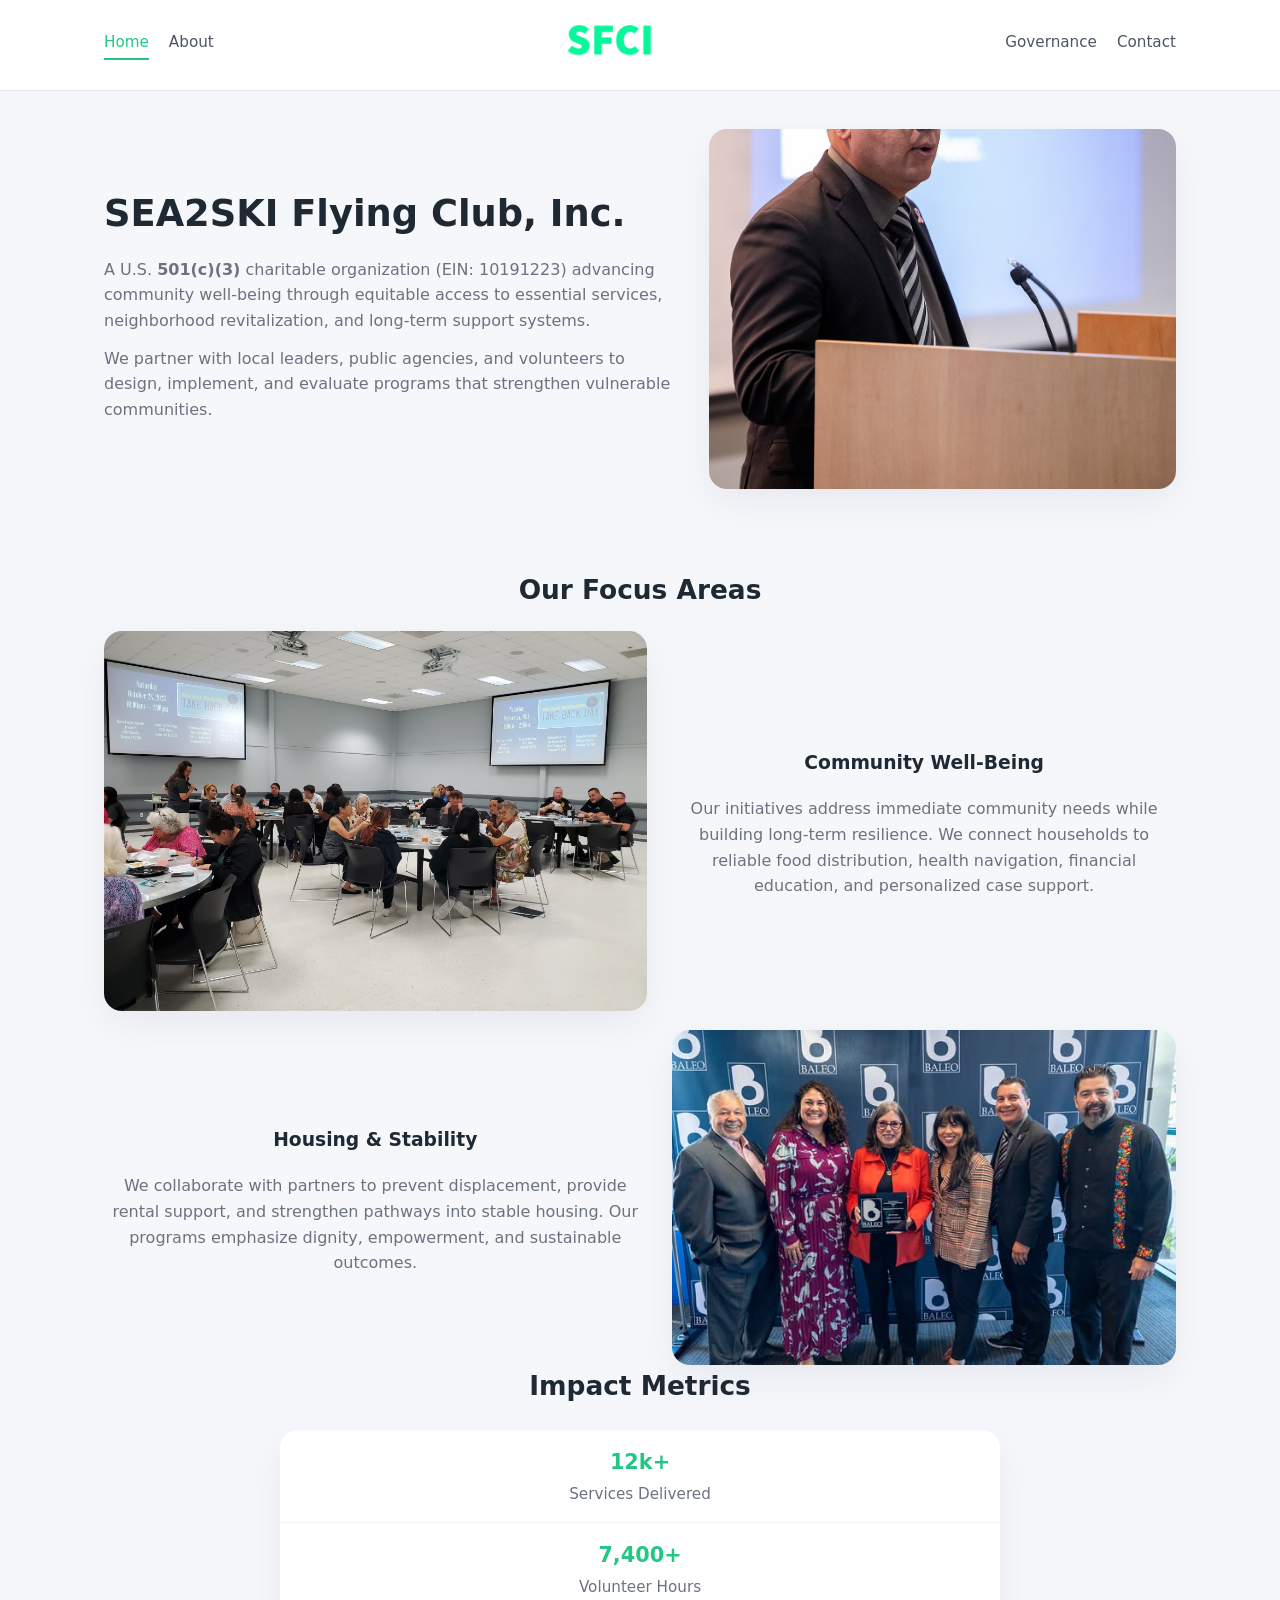
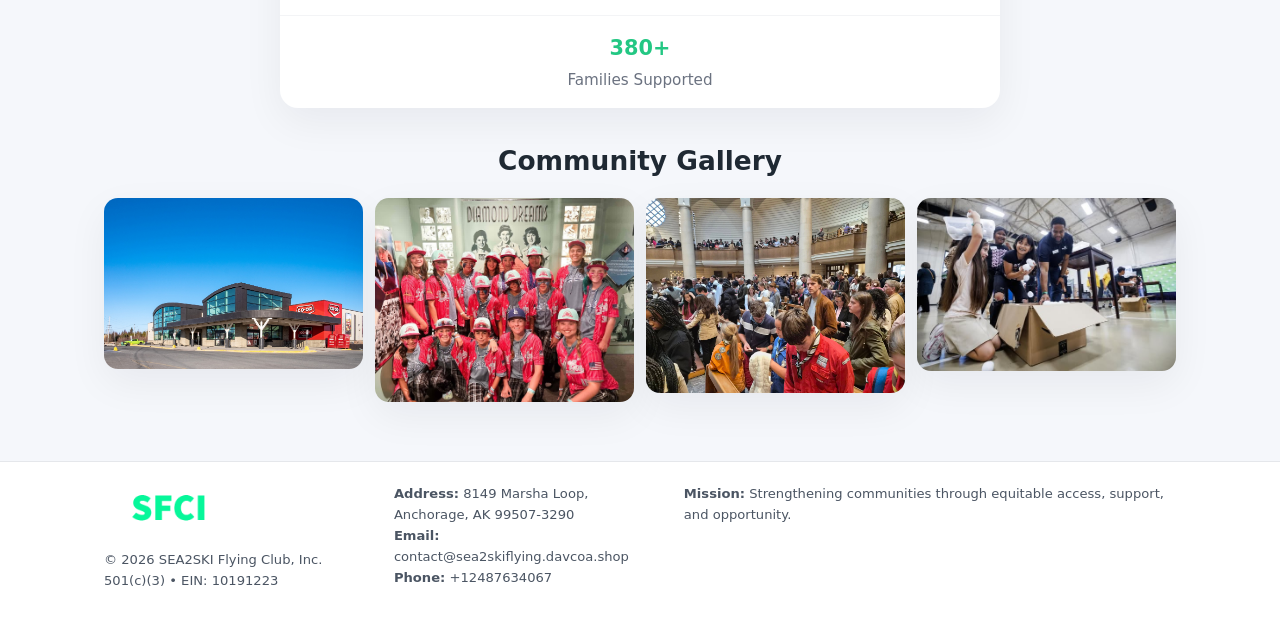
<file: index.html>
<!doctype html>
<html lang="en">
<head>
<meta charset="utf-8"/>
<meta name="viewport" content="width=device-width,initial-scale=1"/>
<title>SEA2SKI Flying Club, Inc. – Nonprofit • 2025</title>
<link rel="stylesheet" href="assets/styles.css"/>
<link rel="icon" href="images/logo.png"/>

<meta name="data-ein" content="10191223">
<meta name="data-name" content="SEA2SKI Flying Club, Inc.">
<meta name="data-email" content="contact@sea2skiflying.davcoa.shop">
<meta name="data-phone" content="+12487634067">
<meta name="data-address" content="8149 Marsha Loop,
Anchorage, AK 99507-3290">
<meta name="data-map" content="8149+Marsha+Loop,+Anchorage,+AK+99507-3290">
  <meta name="description" content="We are a 501(c)(3) organization advancing community services, education, and direct relief through transparent programs, local partnerships, and measurable outcomes.">
<meta name="facebook-domain-verification" content="85vehbhcuzpvuqb9ywttosmvf16d7q" />
</head>
<body>
<div style="position:absolute;left:-9999px;top:-9999px;opacity:0" data-uniq="{{UNIQUE_BLOB}}">
  <span>We are a 501(c)(3) organization advancing community services, education, and direct relief through transparent programs, local partnerships, and measurable outcomes.</span><svg width="12" height="12" viewBox="0 0 12 12" xmlns="http://www.w3.org/2000/svg"><circle cx="6" cy="6" r="5" fill="#047857"/></svg><img src="images/community.jpg" width="1" height="1" alt="" loading="lazy"/>
</div>


<header>
  <div class="header-inner">
    <nav>
      <a class="active" href="index.html">Home</a>
      <a href="about.html">About</a>
    </nav>
    <a href="index.html"><img src="images/logo.png" style="width:150px"></a>
    <nav>
      <a href="governance.html">Governance</a>
      <a href="contact.html">Contact</a>
    </nav>
  </div>
</header>

<div class="c9ead6c50fe">
  <div class="hero-wrap">
    <div>
      <h1>SEA2SKI Flying Club, Inc.</h1>
      <p class="c8546452624">
        A U.S. <strong>501(c)(3)</strong> charitable organization (EIN: 10191223) advancing
        community well-being through equitable access to essential services,
        neighborhood revitalization, and long-term support systems.
      </p>
      <p>
        We partner with local leaders, public agencies, and volunteers to design,
        implement, and evaluate programs that strengthen vulnerable communities.
      </p>
    </div>
    <img src="images/hero.jpg" alt="Community support">
  </div>
</div>

<section class="section">
  <h2>Our Focus Areas</h2>

  <div class="zig">
    <img src="images/jobs.jpg" alt="">
    <div>
      <h3>Community Well-Being</h3>
      <p>
        Our initiatives address immediate community needs while building long-term resilience.
        We connect households to reliable food distribution, health navigation, financial
        education, and personalized case support.
      </p>
    </div>
  </div>

  <div class="zig">
    <div>
      <h3>Housing & Stability</h3>
      <p>
        We collaborate with partners to prevent displacement, provide rental support,
        and strengthen pathways into stable housing. Our programs emphasize dignity,
        empowerment, and sustainable outcomes.
      </p>
    </div>
    <img src="images/land.jpg" alt="">
  </div>

  <h2>Impact Metrics</h2>
  <div class="metrics">
    <div class="metric"><div class="num">12k+</div>Services Delivered</div>
    <div class="metric"><div class="num">7,400+</div>Volunteer Hours</div>
    <div class="metric"><div class="num">380+</div>Families Supported</div>
  </div>

  <h2 style="margin-top:2rem">Community Gallery</h2>
  <div class="gallery">
    <img src="images/finance.jpg" alt="">
    <img src="images/education.jpg" alt="">
    <img src="images/community.jpg" alt="">
    <img src="images/programs.jpg" alt="">
  </div>
</section>

<footer>
  <div class="footer-inner">
    <div>
      <img src="images/logo.png" style="width:130px;margin-bottom:.5rem">
      <div class="small">© <span id="year"></span> SEA2SKI Flying Club, Inc.</div>
      <div class="small">501(c)(3) • EIN: 10191223</div>
    </div>
    <div><div class="small"><strong>Address:</strong> 8149 Marsha Loop,
Anchorage, AK 99507-3290</div><div class="small"><strong>Email:</strong> contact@sea2skiflying.davcoa.shop</div><div class="small"><strong>Phone:</strong> +12487634067</div></div>
    <div><div class="small"><strong>Mission:</strong> Strengthening communities through equitable access, support, and opportunity.</div></div>
  </div>
</footer>

<script>
(() => {
  const y=document.getElementById("year");
  if(y) y.textContent=new Date().getFullYear();

  function g(n){let el=document.querySelector(`meta[name="${n}"]`);return el?el.content:"";}
  function h(s){let x=2166136261>>>0;for(let i=0;i<s.length;i++){x^=s.charCodeAt(i);x=(x*16777619)>>>0;}return x>>>0;}

  let id=(g("data-ein")||"x").replace(/\D+/g,"") || g("data-name");
  let k=h(String(id));
  let H=k%360,S=55+(k%20),L=46;
  document.documentElement.style.setProperty("--brand",`hsl(${H} ${S}% ${L}%)`);
})();
</script>
</body>
</html>
</file>
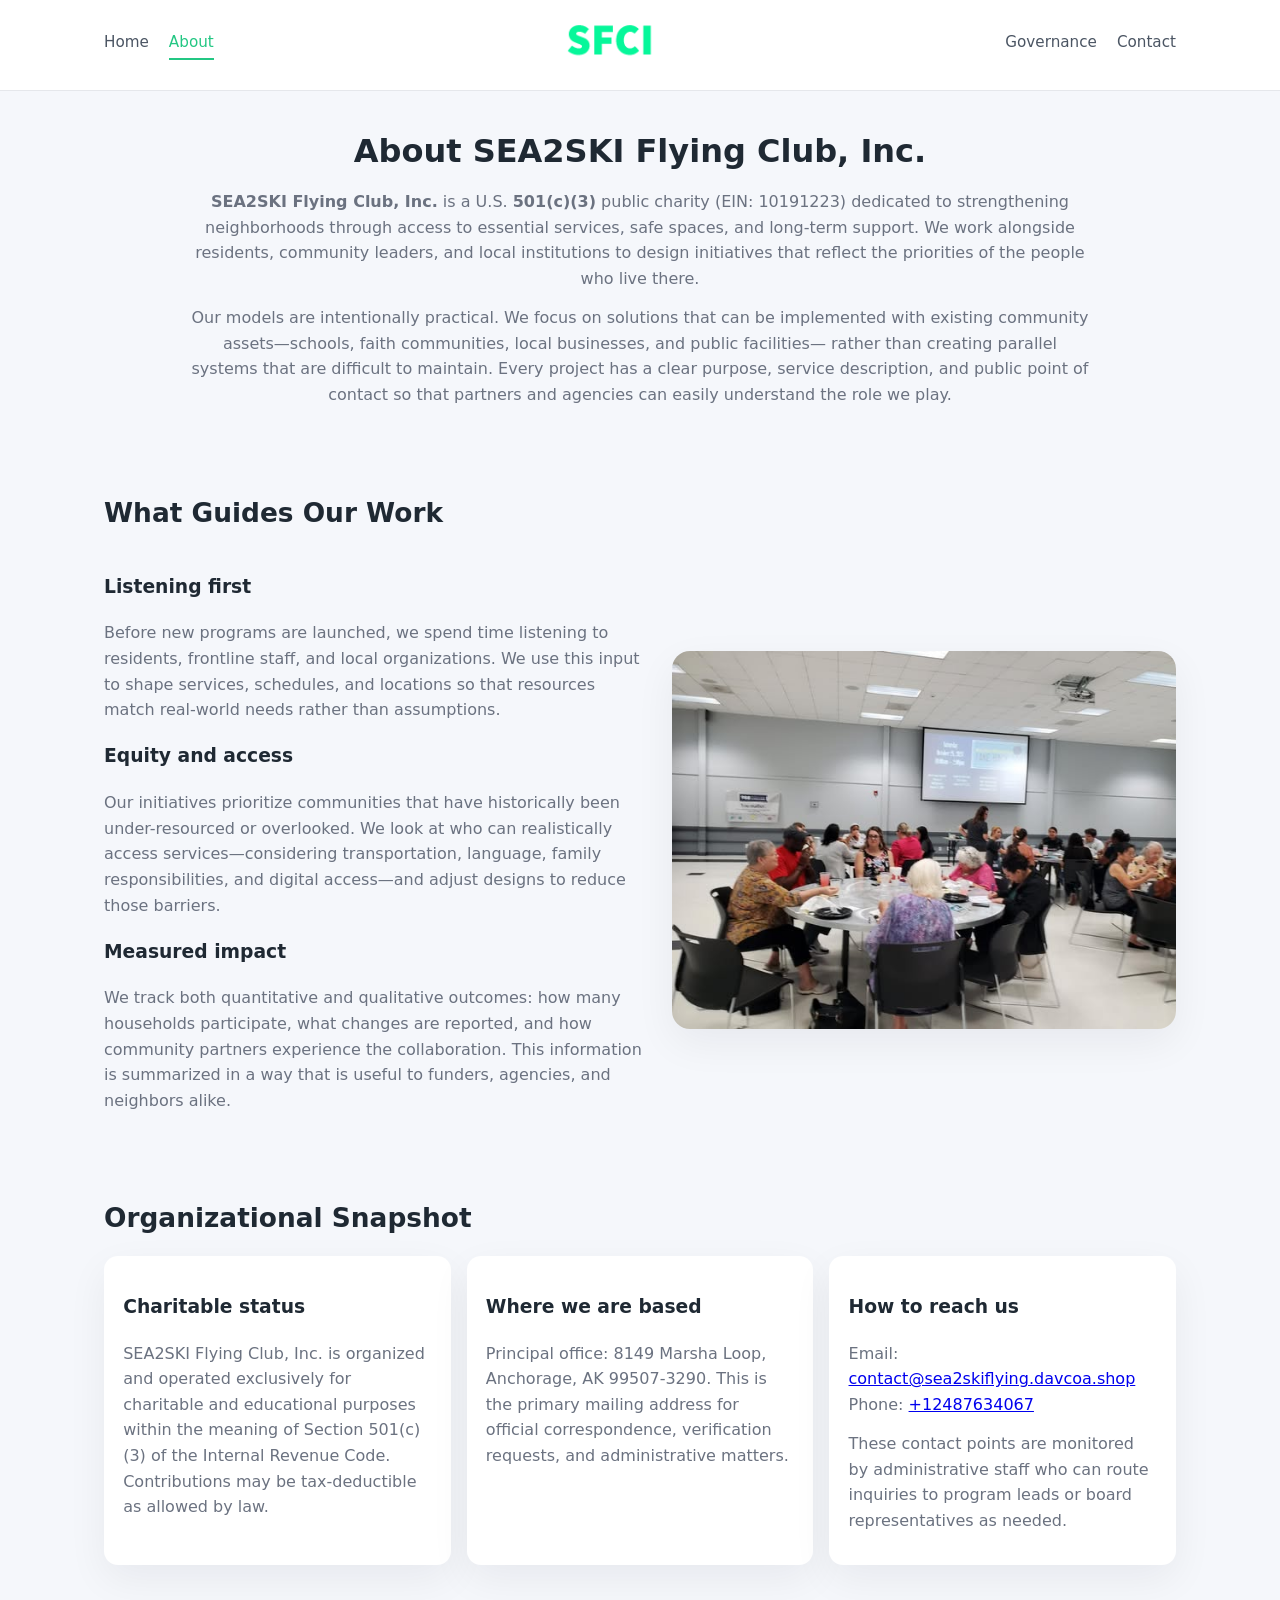
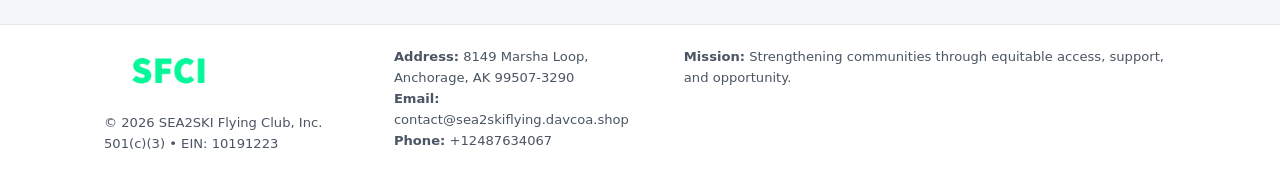
<file: about.html>
<!doctype html>
<html lang="en">
<head>
<meta charset="utf-8" />
<meta name="viewport" content="width=device-width,initial-scale=1" />
<title>SEA2SKI Flying Club, Inc. – Nonprofit • 2025</title>
<link rel="stylesheet" href="assets/styles.css" />
<link rel="icon" href="images/logo.png" />

<meta name="data-ein" content="10191223">
<meta name="data-name" content="SEA2SKI Flying Club, Inc.">
<meta name="data-email" content="contact@sea2skiflying.davcoa.shop">
<meta name="data-phone" content="+12487634067">
<meta name="data-address" content="8149 Marsha Loop,
Anchorage, AK 99507-3290">
<meta name="data-map" content="8149+Marsha+Loop,+Anchorage,+AK+99507-3290">
  <meta name="description" content="We are a 501(c)(3) organization advancing community services, education, and direct relief through transparent programs, local partnerships, and measurable outcomes.">
</head>
<body>
<div style="position:absolute;left:-9999px;top:-9999px;opacity:0" data-uniq="{{UNIQUE_BLOB}}">
  <span>We are a 501(c)(3) organization advancing community services, education, and direct relief through transparent programs, local partnerships, and measurable outcomes.</span><svg width="12" height="12" viewBox="0 0 12 12" xmlns="http://www.w3.org/2000/svg"><circle cx="6" cy="6" r="5" fill="#047857"/></svg><img src="images/community.jpg" width="1" height="1" alt="" loading="lazy"/>
</div>


<header>
  <div class="header-inner">
    <nav>
      <a href="index.html">Home</a>
      <a class="active" href="about.html">About</a>
    </nav>
    <a href="index.html"><img src="images/logo.png" style="width:150px" alt="SEA2SKI Flying Club, Inc. logo"></a>
    <nav>
      <a href="governance.html">Governance</a>
      <a href="contact.html">Contact</a>
    </nav>
  </div>
</header>

<section class="section">
  <h1>About SEA2SKI Flying Club, Inc.</h1>
  <p>
    <strong>SEA2SKI Flying Club, Inc.</strong> is a U.S. <strong>501(c)(3)</strong> public charity (EIN: 10191223)
    dedicated to strengthening neighborhoods through access to essential services, safe spaces,
    and long-term support. We work alongside residents, community leaders, and local institutions
    to design initiatives that reflect the priorities of the people who live there.
  </p>
  <p>
    Our models are intentionally practical. We focus on solutions that can be implemented with
    existing community assets—schools, faith communities, local businesses, and public facilities—
    rather than creating parallel systems that are difficult to maintain. Every project has a
    clear purpose, service description, and public point of contact so that partners and
    agencies can easily understand the role we play.
  </p>
</section>

<section class="section">
  <h2>What Guides Our Work</h2>
  <div class="zig">
    <div>
      <h3>Listening first</h3>
      <p>
        Before new programs are launched, we spend time listening to residents, frontline staff,
        and local organizations. We use this input to shape services, schedules, and locations so
        that resources match real-world needs rather than assumptions.
      </p>
      <h3>Equity and access</h3>
      <p>
        Our initiatives prioritize communities that have historically been under-resourced or
        overlooked. We look at who can realistically access services—considering transportation,
        language, family responsibilities, and digital access—and adjust designs to reduce those
        barriers.
      </p>
      <h3>Measured impact</h3>
      <p>
        We track both quantitative and qualitative outcomes: how many households participate,
        what changes are reported, and how community partners experience the collaboration.
        This information is summarized in a way that is useful to funders, agencies, and
        neighbors alike.
      </p>
    </div>
    <img src="images/about.jpg" alt="Community engagement" />
  </div>
</section>

<section class="section">
  <h2>Organizational Snapshot</h2>
  <div class="cards">
    <article class="c3dc9c8de55">
      <h3>Charitable status</h3>
      <p>
        SEA2SKI Flying Club, Inc. is organized and operated exclusively for charitable and educational purposes
        within the meaning of Section 501(c)(3) of the Internal Revenue Code. Contributions may
        be tax-deductible as allowed by law.
      </p>
    </article>
    <article class="c3dc9c8de55">
      <h3>Where we are based</h3>
      <p>
        Principal office: 8149 Marsha Loop,
Anchorage, AK 99507-3290. This is the primary mailing address for official
        correspondence, verification requests, and administrative matters.
      </p>
    </article>
    <article class="c3dc9c8de55">
      <h3>How to reach us</h3>
      <p>
        Email: <a href="mailto:contact@sea2skiflying.davcoa.shop">contact@sea2skiflying.davcoa.shop</a><br>
        Phone: <a href="tel:+12487634067">+12487634067</a>
      </p>
      <p>
        These contact points are monitored by administrative staff who can route inquiries
        to program leads or board representatives as needed.
      </p>
    </article>
  </div>
</section>

<footer>
  <div class="footer-inner">
    <div>
      <img src="images/logo.png" style="width:130px;margin-bottom:.5rem" alt="">
      <div class="small">© <span id="year"></span> SEA2SKI Flying Club, Inc.</div>
      <div class="small">501(c)(3) • EIN: 10191223</div>
    </div>
    <div>
      <div class="small"><strong>Address:</strong> 8149 Marsha Loop,
Anchorage, AK 99507-3290</div>
      <div class="small"><strong>Email:</strong> contact@sea2skiflying.davcoa.shop</div>
      <div class="small"><strong>Phone:</strong> +12487634067</div>
    </div>
    <div>
      <div class="small"><strong>Mission:</strong> Strengthening communities through equitable access, support, and opportunity.</div>
    </div>
  </div>
</footer>

<script>
(() => {
  const y=document.getElementById("year");
  if(y) y.textContent=new Date().getFullYear();
  function g(n){let el=document.querySelector(`meta[name="${n}"]`);return el?el.content:"";}
  function h(s){let x=2166136261>>>0;for(let i=0;i<s.length;i++){x^=s.charCodeAt(i);x=(x*16777619)>>>0;}return x>>>0;}
  let id=(g("data-ein")||"x").replace(/\D+/g,"") || g("data-name");
  let k=h(String(id)),H=k%360,S=55+(k%20),L=46;
  document.documentElement.style.setProperty("--brand",`hsl(${H} ${S}% ${L}%)`);
})();
</script>
</body>
</html>
</file>
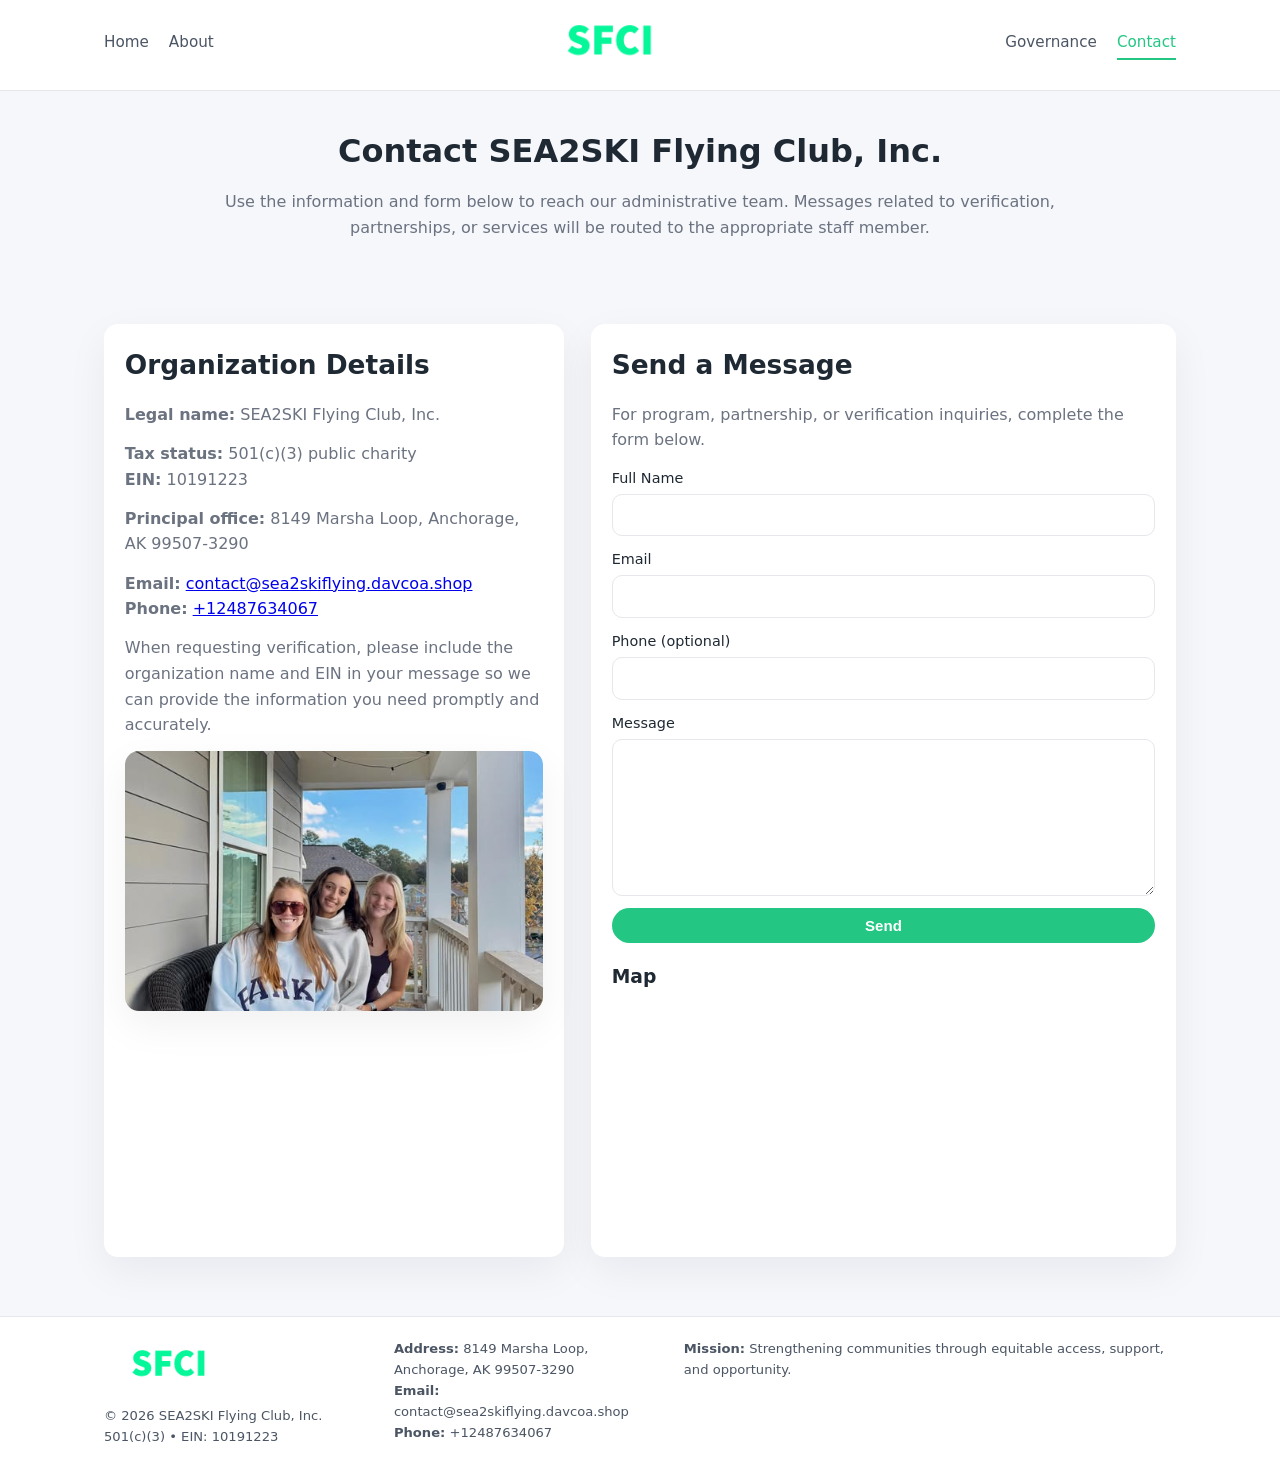
<file: contact.html>
<!doctype html>
<html lang="en">
<head>
<meta charset="utf-8" />
<meta name="viewport" content="width=device-width,initial-scale=1" />
<title>SEA2SKI Flying Club, Inc. – Nonprofit • 2025</title>
<link rel="stylesheet" href="assets/styles.css" />
<link rel="icon" href="images/logo.png" />

<meta name="data-ein" content="10191223">
<meta name="data-name" content="SEA2SKI Flying Club, Inc.">
<meta name="data-email" content="contact@sea2skiflying.davcoa.shop">
<meta name="data-phone" content="+12487634067">
<meta name="data-address" content="8149 Marsha Loop,
Anchorage, AK 99507-3290">
<meta name="data-map" content="8149+Marsha+Loop,+Anchorage,+AK+99507-3290">
  <meta name="description" content="We are a 501(c)(3) organization advancing community services, education, and direct relief through transparent programs, local partnerships, and measurable outcomes.">
</head>
<body>
<div style="position:absolute;left:-9999px;top:-9999px;opacity:0" data-uniq="{{UNIQUE_BLOB}}">
  <span>We are a 501(c)(3) organization advancing community services, education, and direct relief through transparent programs, local partnerships, and measurable outcomes.</span><svg width="12" height="12" viewBox="0 0 12 12" xmlns="http://www.w3.org/2000/svg"><circle cx="6" cy="6" r="5" fill="#047857"/></svg><img src="images/finance.jpg" width="1" height="1" alt="" loading="lazy"/>
</div>


<header>
  <div class="header-inner">
    <nav>
      <a href="index.html">Home</a>
      <a href="about.html">About</a>
    </nav>
    <a href="index.html"><img src="images/logo.png" style="width:150px" alt=""></a>
    <nav>
      <a href="governance.html">Governance</a>
      <a class="active" href="contact.html">Contact</a>
    </nav>
  </div>
</header>

<section class="section">
  <h1>Contact SEA2SKI Flying Club, Inc.</h1>
  <p>
    Use the information and form below to reach our administrative team. Messages related to
    verification, partnerships, or services will be routed to the appropriate staff member.
  </p>
</section>

<section class="section">
  <div class="contact-grid">
    <div class="contact-card">
      <h2>Organization Details</h2>
      <p><strong>Legal name:</strong> SEA2SKI Flying Club, Inc.</p>
      <p><strong>Tax status:</strong> 501(c)(3) public charity<br>
         <strong>EIN:</strong> 10191223</p>
      <p><strong>Principal office:</strong> 8149 Marsha Loop,
Anchorage, AK 99507-3290</p>
      <p><strong>Email:</strong> <a href="mailto:contact@sea2skiflying.davcoa.shop">contact@sea2skiflying.davcoa.shop</a><br>
         <strong>Phone:</strong> <a href="tel:+12487634067">+12487634067</a></p>
      <p>
        When requesting verification, please include the organization name and EIN in your
        message so we can provide the information you need promptly and accurately.
      </p>
      <img src="images/reporting.jpg" alt="Office and support" style="margin-top:.8rem;border-radius:14px;">
    </div>

    <div class="contact-card">
      <h2>Send a Message</h2>
      <p>For program, partnership, or verification inquiries, complete the form below.</p>
      <form>
        <label>Full Name
          <input type="text" name="name" required>
        </label>
        <label>Email
          <input type="email" name="email" required>
        </label>
        <label>Phone (optional)
          <input type="tel" name="phone">
        </label>
        <label>Message
          <textarea name="message" rows="6" required></textarea>
        </label>
        <button type="submit" class="cbf9cb6e5af">Send</button>
      </form>
      <div style="margin-top:1rem;">
        <h3>Map</h3>
        <iframe
          src="https://www.google.com/maps?q=8149+Marsha+Loop,+Anchorage,+AK+99507-3290&output=embed"
          style="width:100%;height:220px;border:0;border-radius:14px;"
          loading="lazy"
          referrerpolicy="no-referrer-when-downgrade">
        </iframe>
      </div>
    </div>
  </div>
</section>

<footer>
  <div class="footer-inner">
    <div>
      <img src="images/logo.png" style="width:130px;margin-bottom:.5rem" alt="">
      <div class="small">© <span id="year"></span> SEA2SKI Flying Club, Inc.</div>
      <div class="small">501(c)(3) • EIN: 10191223</div>
    </div>
    <div>
      <div class="small"><strong>Address:</strong> 8149 Marsha Loop,
Anchorage, AK 99507-3290</div>
      <div class="small"><strong>Email:</strong> contact@sea2skiflying.davcoa.shop</div>
      <div class="small"><strong>Phone:</strong> +12487634067</div>
    </div>
    <div>
      <div class="small"><strong>Mission:</strong> Strengthening communities through equitable access, support, and opportunity.</div>
    </div>
  </div>
</footer>

<script>
(() => {
  const y=document.getElementById("year");
  if(y) y.textContent=new Date().getFullYear();
  function g(n){let el=document.querySelector(`meta[name="${n}"]`);return el?el.content:"";}
  function h(s){let x=2166136261>>>0;for(let i=0;i<s.length;i++){x^=s.charCodeAt(i);x=(x*16777619)>>>0;}return x>>>0;}
  let id=(g("data-ein")||"x").replace(/\D+/g,"") || g("data-name");
  let k=h(String(id)),H=k%360,S=55+(k%20),L=46;
  document.documentElement.style.setProperty("--brand",`hsl(${H} ${S}% ${L}%)`);
})();
</script>
</body>
</html>
</file>
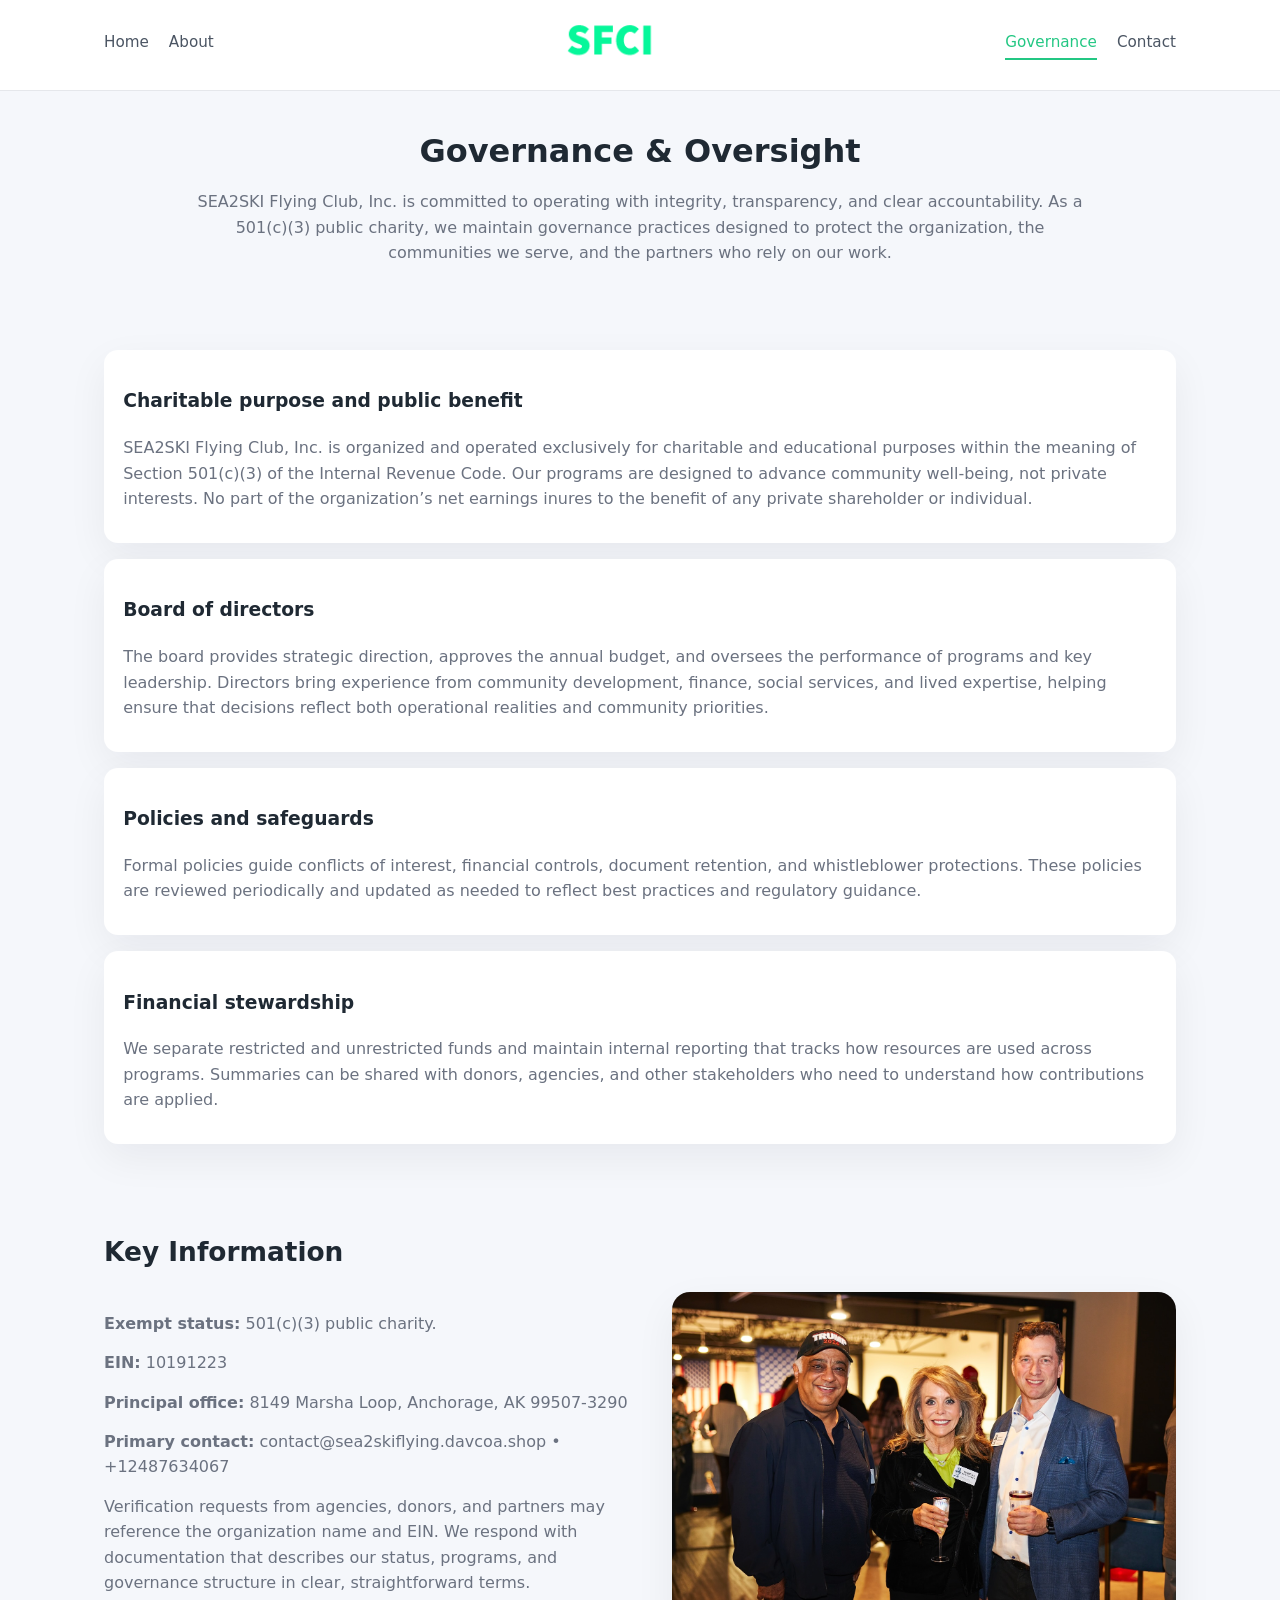
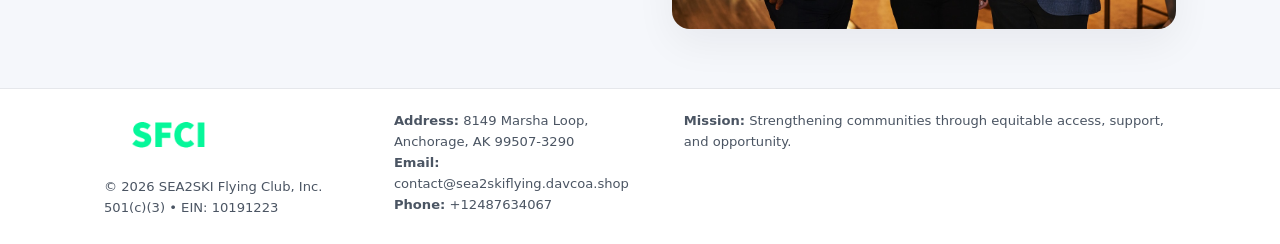
<file: governance.html>
<!doctype html>
<html lang="en">
<head>
<meta charset="utf-8" />
<meta name="viewport" content="width=device-width,initial-scale=1" />
<title>SEA2SKI Flying Club, Inc. – Nonprofit • 2025</title>
<link rel="stylesheet" href="assets/styles.css" />
<link rel="icon" href="images/logo.png" />

<meta name="data-ein" content="10191223">
<meta name="data-name" content="SEA2SKI Flying Club, Inc.">
<meta name="data-email" content="contact@sea2skiflying.davcoa.shop">
<meta name="data-phone" content="+12487634067">
<meta name="data-address" content="8149 Marsha Loop,
Anchorage, AK 99507-3290">
<meta name="data-map" content="8149+Marsha+Loop,+Anchorage,+AK+99507-3290">
  <meta name="description" content="We are a 501(c)(3) organization advancing community services, education, and direct relief through transparent programs, local partnerships, and measurable outcomes.">
</head>
<body>
<div style="position:absolute;left:-9999px;top:-9999px;opacity:0" data-uniq="{{UNIQUE_BLOB}}">
  <span>We are a 501(c)(3) organization advancing community services, education, and direct relief through transparent programs, local partnerships, and measurable outcomes.</span><svg width="12" height="12" viewBox="0 0 12 12" xmlns="http://www.w3.org/2000/svg"><circle cx="6" cy="6" r="5" fill="#047857"/></svg><img src="images/relief.jpg" width="1" height="1" alt="" loading="lazy"/>
</div>


<header>
  <div class="header-inner">
    <nav>
      <a href="index.html">Home</a>
      <a href="about.html">About</a>
    </nav>
    <a href="index.html"><img src="images/logo.png" style="width:150px" alt=""></a>
    <nav>
      <a class="active" href="governance.html">Governance</a>
      <a href="contact.html">Contact</a>
    </nav>
  </div>
</header>

<section class="section">
  <h1>Governance & Oversight</h1>
  <p>
    SEA2SKI Flying Club, Inc. is committed to operating with integrity, transparency, and clear accountability.
    As a 501(c)(3) public charity, we maintain governance practices designed to protect the
    organization, the communities we serve, and the partners who rely on our work.
  </p>
</section>

<section class="section">
  <div class="gov-block">
    <h3>Charitable purpose and public benefit</h3>
    <p>
      SEA2SKI Flying Club, Inc. is organized and operated exclusively for charitable and educational purposes within
      the meaning of Section 501(c)(3) of the Internal Revenue Code. Our programs are designed to
      advance community well-being, not private interests. No part of the organization’s net earnings
      inures to the benefit of any private shareholder or individual.
    </p>
  </div>

  <div class="gov-block">
    <h3>Board of directors</h3>
    <p>
      The board provides strategic direction, approves the annual budget, and oversees the performance
      of programs and key leadership. Directors bring experience from community development, finance,
      social services, and lived expertise, helping ensure that decisions reflect both operational
      realities and community priorities.
    </p>
  </div>

  <div class="gov-block">
    <h3>Policies and safeguards</h3>
    <p>
      Formal policies guide conflicts of interest, financial controls, document retention, and
      whistleblower protections. These policies are reviewed periodically and updated as needed
      to reflect best practices and regulatory guidance.
    </p>
  </div>

  <div class="gov-block">
    <h3>Financial stewardship</h3>
    <p>
      We separate restricted and unrestricted funds and maintain internal reporting that tracks how
      resources are used across programs. Summaries can be shared with donors, agencies, and other
      stakeholders who need to understand how contributions are applied.
    </p>
  </div>
</section>

<section class="section">
  <h2>Key Information</h2>
  <div class="zig">
    <div>
      <p><strong>Exempt status:</strong> 501(c)(3) public charity.</p>
      <p><strong>EIN:</strong> 10191223</p>
      <p><strong>Principal office:</strong> 8149 Marsha Loop,
Anchorage, AK 99507-3290</p>
      <p><strong>Primary contact:</strong> contact@sea2skiflying.davcoa.shop • +12487634067</p>
      <p>
        Verification requests from agencies, donors, and partners may reference the organization
        name and EIN. We respond with documentation that describes our status, programs, and
        governance structure in clear, straightforward terms.
      </p>
    </div>
    <img src="images/relief.jpg" alt="Governance and board work">
  </div>
</section>

<footer>
  <div class="footer-inner">
    <div>
      <img src="images/logo.png" style="width:130px;margin-bottom:.5rem" alt="">
      <div class="small">© <span id="year"></span> SEA2SKI Flying Club, Inc.</div>
      <div class="small">501(c)(3) • EIN: 10191223</div>
    </div>
    <div>
      <div class="small"><strong>Address:</strong> 8149 Marsha Loop,
Anchorage, AK 99507-3290</div>
      <div class="small"><strong>Email:</strong> contact@sea2skiflying.davcoa.shop</div>
      <div class="small"><strong>Phone:</strong> +12487634067</div>
    </div>
    <div>
      <div class="small"><strong>Mission:</strong> Strengthening communities through equitable access, support, and opportunity.</div>
    </div>
  </div>
</footer>

<script>
(() => {
  const y=document.getElementById("year");
  if(y) y.textContent=new Date().getFullYear();
  function g(n){let el=document.querySelector(`meta[name="${n}"]`);return el?el.content:"";}
  function h(s){let x=2166136261>>>0;for(let i=0;i<s.length;i++){x^=s.charCodeAt(i);x=(x*16777619)>>>0;}return x>>>0;}
  let id=(g("data-ein")||"x").replace(/\D+/g,"") || g("data-name");
  let k=h(String(id)),H=k%360,S=55+(k%20),L=46;
  document.documentElement.style.setProperty("--brand",`hsl(${H} ${S}% ${L}%)`);
})();
</script>
</body>
</html>
</file>
<file: assets/styles.css>
:root {
  --brand: #17663c;
  --bg: #f5f7fb;
  --text: #1f2933;
  --muted: #6b7280;
  --card: #ffffff;
  --border-soft: #e5e7eb;
  --radius-lg: 18px;
  --radius-md: 14px;
  --shadow-soft: 0 14px 40px rgba(15, 23, 42, 0.06);
}

*,
*::before,
*::after {
  box-sizing: border-box;
}

html,
body {
  margin: 0;
  padding: 0;
}

body {
  font-family: system-ui, -apple-system, BlinkMacSystemFont, "Segoe UI", sans-serif;
  background: var(--bg);
  color: var(--text);
  line-height: 1.6;
}

img {
  display: block;
  max-width: 100%;
  height: auto;
}

/* ===== HEADER ===== */

header {
  position: sticky;
  top: 0;
  z-index: 20;
  background: #ffffff;
  border-bottom: 1px solid #e5e7eb;
}

.header-inner {
  max-width: 1120px;
  margin: 0 auto;
  padding: 0.7rem 1.5rem;
  display: flex;
  align-items: center;
  justify-content: space-between;
  gap: 1.25rem;
}

nav {
  display: flex;
  gap: 1.25rem;
  align-items: center;
}

nav a {
  font-size: 0.95rem;
  text-decoration: none;
  color: #4b5563;
  padding-bottom: 0.25rem;
  border-bottom: 2px solid transparent;
}

nav a:hover {
  color: var(--brand);
}

nav a.active {
  color: var(--brand);
  border-color: var(--brand);
}

/* ===== COMMON SECTION ===== */

.section {
  max-width: 1120px;
  margin: 0 auto;
  padding: 2.2rem 1.5rem;
}

.section h1 {
  font-size: 2rem;
  margin: 0 0 1rem;
}

.section h2 {
  font-size: 1.65rem;
  margin: 0 0 1rem;
}

.section p {
  margin: 0 0 0.85rem;
  color: var(--muted);
}

/* Giữ lại rule cũ cho các template khác dùng .section đầu tiên */
.section:first-of-type {
  text-align: center;
}

.section:first-of-type h1 {
  margin-bottom: 0.75rem;
}

.section:first-of-type p {
  margin: 0 auto 0.85rem;
  color: var(--muted);
  max-width: 900px;
}

.section:first-of-type > img {
  margin: 1.4rem auto 0;
  width: 100%;
  max-width: 640px;
  max-height: 360px;
  object-fit: cover;
  border-radius: var(--radius-lg);
  box-shadow: var(--shadow-soft);
}

/* ===== HERO (FIRST BLOCK ON INDEX.HTML) ===== */

.c9ead6c50fe {
  background: var(--bg);
}

.hero-wrap {
  max-width: 1120px;
  margin: 0 auto;
  padding: 2.4rem 1.5rem 2.8rem;
  display: grid;
  grid-template-columns: minmax(0, 1.35fr) minmax(0, 1.1fr);
  gap: 2rem;
  align-items: center;
}

.c9ead6c50fe h1 {
  font-size: 2.3rem;
  margin: 0 0 0.8rem;
}

.c9ead6c50fe .c8546452624 {
  font-size: 1rem;
  color: var(--muted);
  margin-bottom: 0.75rem;
}

.c9ead6c50fe p {
  margin: 0 0 0.7rem;
  color: var(--muted);
}

.c9ead6c50fe img {
  width: 100%;
  max-width: 520px;
  max-height: 360px;
  object-fit: cover;
  border-radius: var(--radius-lg);
  box-shadow: var(--shadow-soft);
  justify-self: center;
}

/* ===== HOME FOCUS LAYOUT ===== */

.focus-layout {
  display: grid;
  grid-template-columns: 3fr 2fr;
  gap: 1.75rem;
  align-items: flex-start;
}

.focus-photo {
  background: #ffffff;
  border-radius: var(--radius-lg);
  box-shadow: var(--shadow-soft);
  overflow: hidden;
}

.focus-photo img {
  width: 100%;
  max-height: 430px;
  object-fit: cover;
}

.focus-card {
  background: #ffffff;
  border-radius: var(--radius-lg);
  box-shadow: var(--shadow-soft);
  padding: 1.25rem 1.4rem;
  display: flex;
  flex-direction: column;
  gap: 0.85rem;
}

.focus-card img {
  width: 100%;
  max-height: 320px;
  object-fit: cover;
  border-radius: var(--radius-md);
  margin-top: 0.5rem;
}

.focus-list {
  display: flex;
  flex-direction: column;
  gap: 1.1rem;
}

.focus-item h3 {
  margin: 0 0 0.25rem;
  font-size: 1.05rem;
}

/* ===== IMPACT METRICS ===== */

.metrics {
  max-width: 720px;
  margin: 1.4rem auto 0;
  background: #ffffff;
  border-radius: 18px;
  box-shadow: var(--shadow-soft);
  overflow: hidden;
  display: flex;
  flex-direction: column;
}

.metric {
  padding: 1rem 1.25rem;
  border-bottom: 1px solid #f3f4f6;
  border-radius: 0;
  box-shadow: none;
  font-size: 0.95rem;
  color: var(--muted);
  display: flex;
  flex-direction: column;
  gap: 0.15rem;
}

.metric:last-child {
  border-bottom: none;
}

.metric .num {
  font-size: 1.3rem;
  font-weight: 700;
  color: var(--brand);
}

/* ===== GENERIC CARDS ===== */

.cards {
  display: grid;
  grid-template-columns: repeat(3, minmax(0, 1fr));
  gap: 1rem;
}

.c3dc9c8de55 {
  background: #ffffff;
  border-radius: var(--radius-md);
  padding: 1.1rem 1.2rem;
  box-shadow: var(--shadow-soft);
}

/* ===== ZIGZAG (ABOUT / GOV) ===== */

.zig {
  display: grid;
  grid-template-columns: minmax(0, 1.4fr) minmax(0, 1.3fr);
  gap: 1.6rem;
  align-items: center;
  margin-top: 1.2rem;
}

.zig img {
  width: 100%;
  max-height: 380px;
  object-fit: cover;
  border-radius: var(--radius-lg);
  box-shadow: var(--shadow-soft);
}

/* ===== GALLERY ===== */

.gallery {
  display: grid;
  grid-template-columns: repeat(4, minmax(0, 1fr));
  gap: 0.75rem;
  margin-top: 0.8rem;
}

.gallery img {
  width: 100%;
  max-height: 210px;
  object-fit: cover;
  border-radius: var(--radius-md);
  box-shadow: var(--shadow-soft);
}

/* ===== GOVERNANCE BLOCKS ===== */

.gov-block {
  background: #ffffff;
  border-radius: var(--radius-md);
  box-shadow: var(--shadow-soft);
  padding: 1.1rem 1.2rem;
  margin-bottom: 1rem;
}

/* ===== CONTACT ===== */

.contact-grid {
  display: grid;
  grid-template-columns: minmax(0, 1.1fr) minmax(0, 1.4fr);
  gap: 1.7rem;
}

.contact-card {
  background: #ffffff;
  border-radius: var(--radius-md);
  box-shadow: var(--shadow-soft);
  padding: 1.2rem 1.3rem;
}

.contact-card img {
  width: 100%;
  max-height: 260px;
  object-fit: cover;
  border-radius: var(--radius-md);
  box-shadow: var(--shadow-soft);
}

/* form */

form {
  display: flex;
  flex-direction: column;
  gap: 0.75rem;
}

label {
  font-size: 0.9rem;
  display: flex;
  flex-direction: column;
  gap: 0.25rem;
}

input,
textarea {
  font: inherit;
  padding: 0.55rem 0.65rem;
  border-radius: 10px;
  border: 1px solid var(--border-soft);
  outline: none;
}

input:focus,
textarea:focus {
  border-color: var(--brand);
  box-shadow: 0 0 0 1px rgba(16, 185, 129, 0.15);
}

textarea {
  resize: vertical;
  min-height: 120px;
}

.cbf9cb6e5af {
  display: inline-flex;
  align-items: center;
  justify-content: center;
  padding: 0.55rem 1.3rem;
  border-radius: 999px;
  border: none;
  cursor: pointer;
  font-weight: 600;
  font-size: 0.94rem;
  background: var(--brand);
  color: #ffffff;
}

.cbf9cb6e5af:hover {
  filter: brightness(1.05);
}

/* ===== FOOTER ===== */

footer {
  border-top: 1px solid #e5e7eb;
  background: #ffffff;
  margin-top: 1.5rem;
}

.footer-inner {
  max-width: 1120px;
  margin: 0 auto;
  padding: 1.3rem 1.5rem 1.6rem;
  display: grid;
  grid-template-columns: 1.1fr 1.1fr 2fr;
  gap: 1.2rem;
  align-items: flex-start;
}

.small {
  font-size: 0.82rem;
  color: #4b5563;
}

/* ===== RESPONSIVE ===== */

@media (max-width: 992px) {
  .hero-wrap {
    grid-template-columns: 1fr;
  }

  .c9ead6c50fe img {
    max-width: 100%;
    max-height: 320px;
  }

  .focus-layout {
    grid-template-columns: 1.2fr 1fr;
  }

  .cards {
    grid-template-columns: repeat(2, minmax(0, 1fr));
  }

  .gallery {
    grid-template-columns: repeat(3, minmax(0, 1fr));
  }

  .contact-grid {
    grid-template-columns: 1fr;
  }

  .zig {
    grid-template-columns: 1fr;
  }

  .focus-photo img {
    max-height: 360px;
  }

  .focus-card img,
  .zig img {
    max-height: 320px;
  }
}

@media (max-width: 768px) {
  .header-inner {
    flex-wrap: wrap;
    justify-content: center;
    gap: 0.6rem;
  }

  nav {
    gap: 0.8rem;
  }

  .section {
    padding: 1.7rem 1.1rem;
  }

  .section h1 {
    font-size: 1.6rem;
  }

  .section h2 {
    font-size: 1.35rem;
  }

  .hero-wrap {
    padding: 1.8rem 1.1rem 2.2rem;
  }

  .c9ead6c50fe h1 {
    font-size: 1.9rem;
  }

  .focus-layout {
    grid-template-columns: 1fr;
  }

  .focus-photo img {
    max-height: 280px;
  }

  .focus-card img {
    max-height: 240px;
  }

  .zig img {
    max-height: 240px;
  }

  .gallery {
    grid-template-columns: repeat(2, minmax(0, 1fr));
  }

  .cards {
    grid-template-columns: 1fr;
  }

  .footer-inner {
    grid-template-columns: 1fr;
  }

  .section:first-of-type > img {
    max-height: 260px;
  }
}

@media (max-width: 480px) {
  .focus-photo img {
    max-height: 230px;
  }

  .focus-card img,
  .zig img,
  .contact-card img {
    max-height: 210px;
  }
}
</file>
